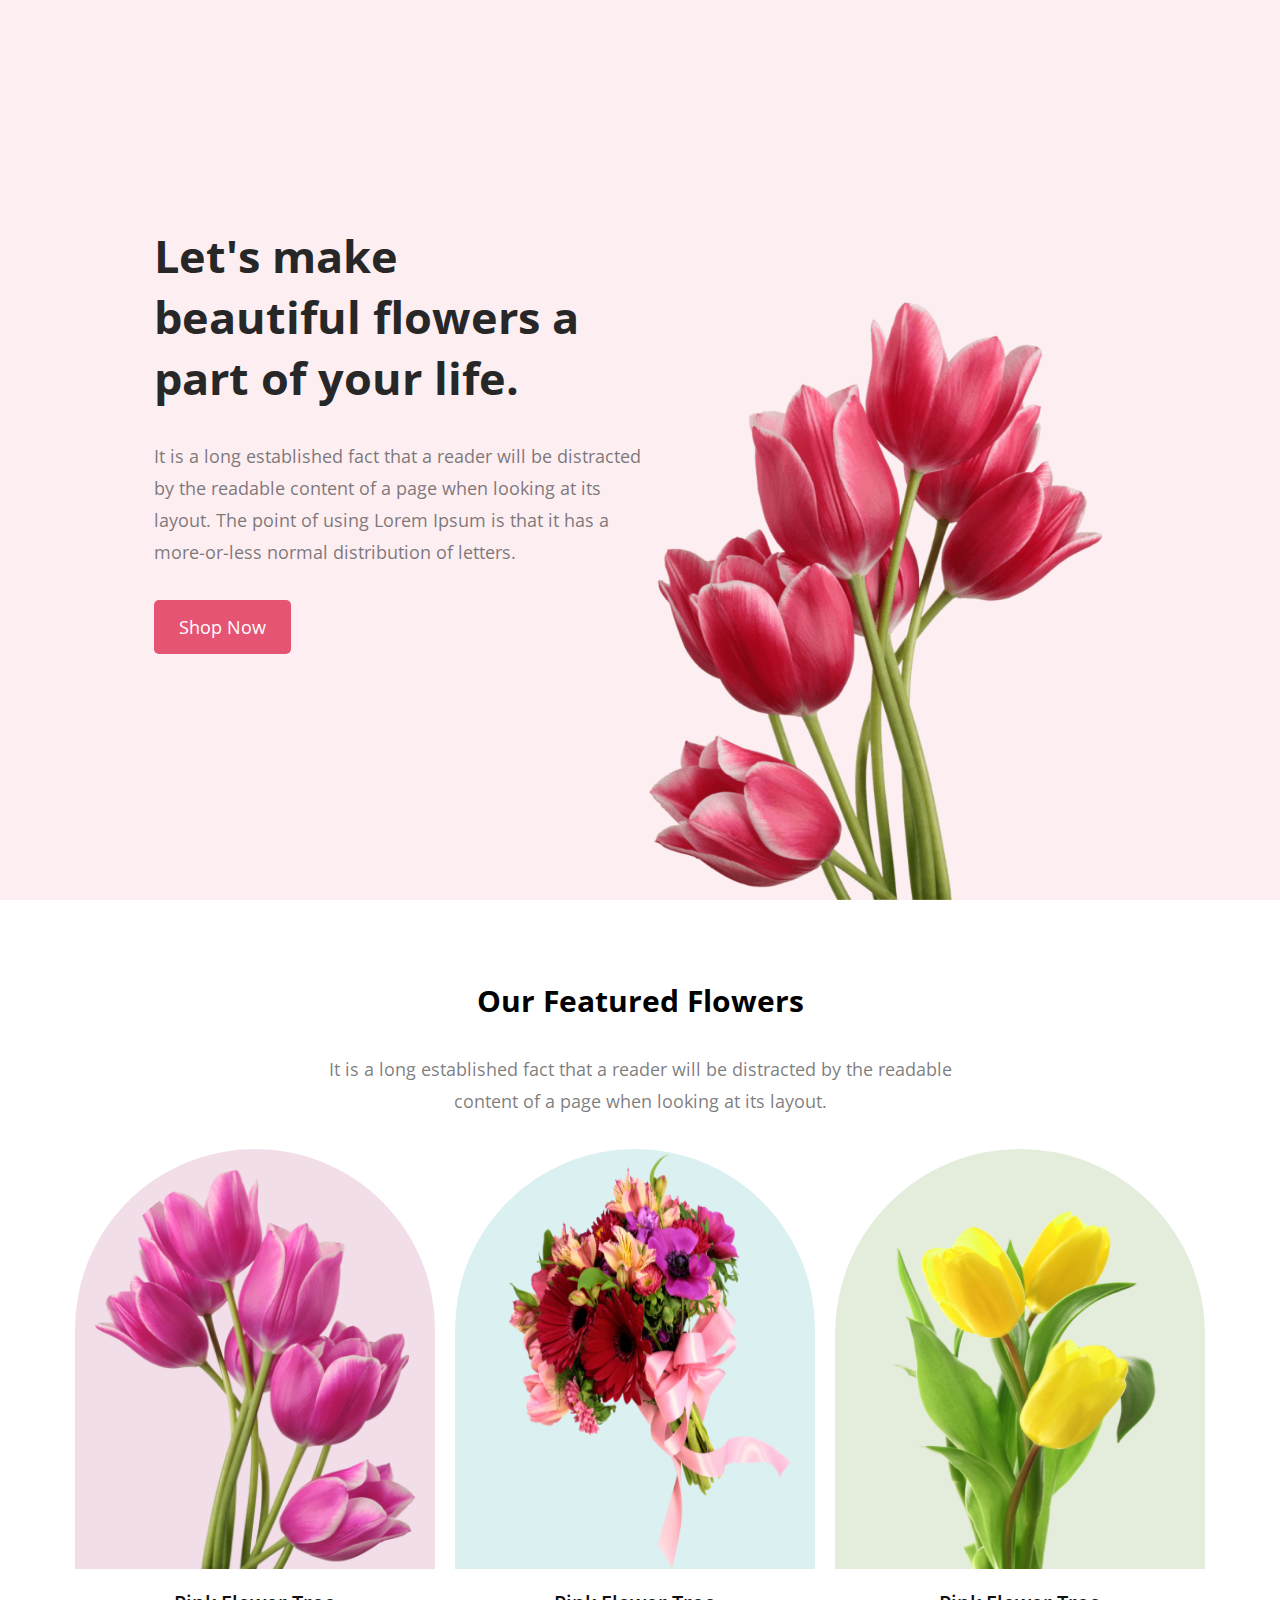
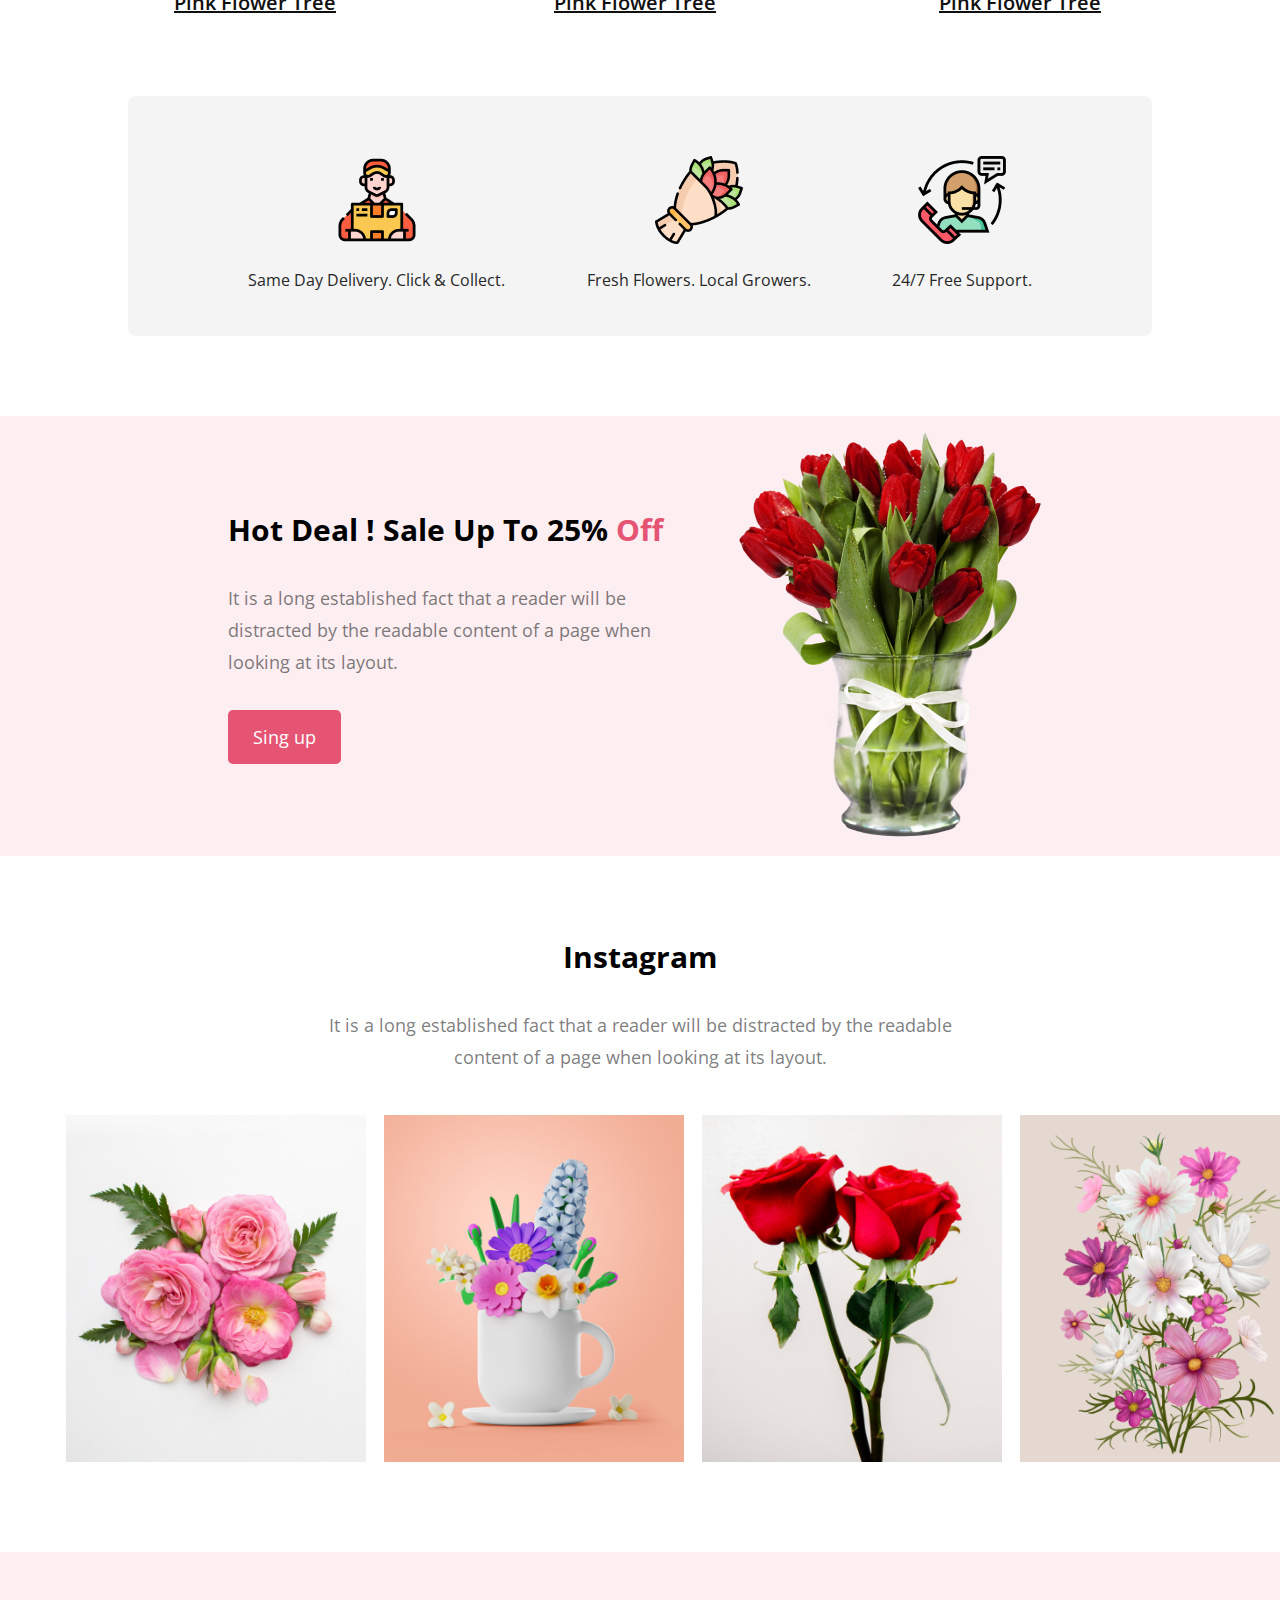
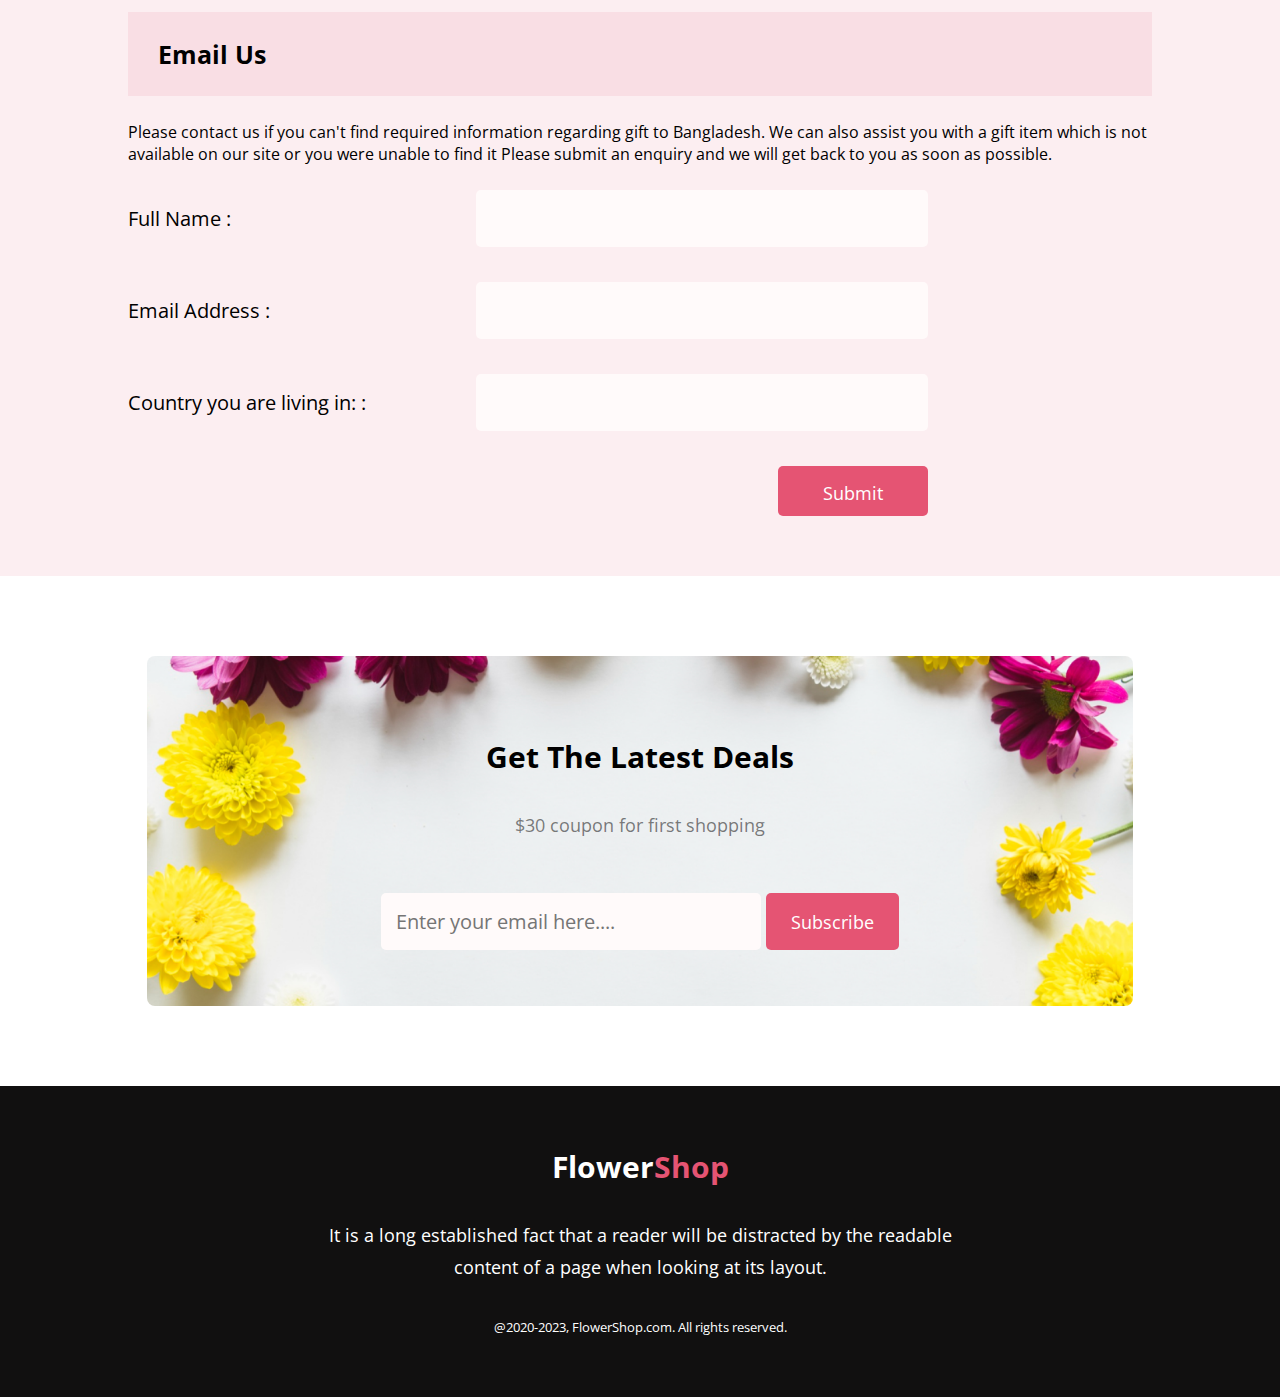
<file: index.html>
<!DOCTYPE html>
<html lang="en">

<head>
    <meta charset="UTF-8">
    <meta name="viewport" content="width=device-width, initial-scale=1.0">
    <title>flower shop</title>
    <!-------css link------->
    <link rel="stylesheet" href="style.css">
    <!----------google font--------->
    <link rel="preconnect" href="https://fonts.googleapis.com">
    <link rel="preconnect" href="https://fonts.gstatic.com" crossorigin>
    <link
        href="https://fonts.googleapis.com/css2?family=Lato:wght@400;700;900&family=Open+Sans:wght@400;500;700;800&family=Work+Sans:wght@400;500;600;700&display=swap"
        rel="stylesheet">
</head>

<body>
    <!-------------this is Header sectin------------->
    <header>
        <div class="banner">

            <div class="banner-title">
                  <h1>Let's make <br> beautiful flowers a <br> part of your life.</h1>
                  <p class="descrip">
                      It is a long established fact that a reader will be distracted by the readable content of a page
                      when looking at its layout. The point of using Lorem Ipsum is that it has a more-or-less normal
                      distribution of letters.
                  </p>
                  <button class="btn">Shop Now</button>
            </div>

            <img src="Flower Asset/pngwing 10.png" class="banner-img">

        </div>

    </header>
    <!----------------------main section------------->
    <main>
              <!------------feature section------------>
        <section class="feature">

            <div class="feature-bar">
                <h1 class="title">Our Featured Flowers</h1>
                <p class="descrip">
                    It is a long established fact that a reader will be distracted by the readable <br> content of a
                    page when looking at its layout.
                </p>
            </div>

            <div class="features">

                <div class="features-ancor">
                    <img src="Flower Asset/pngwing 6.png" class="features-item-one"> 
                    <a href="">Pink Flower Tree</a>
                </div>
                
                <div class="features-ancor">
                    <img src="Flower Asset/pngwing 5.png" class="features-item-tow">
                    <a href="">Pink Flower Tree</a>
                </div>

                <div class="features-ancor">
                    <img src="Flower Asset/pngwing 7.png" class="features-item-three">
                    <a href="">Pink Flower Tree</a>
                </div>
                 
              
            </div>
     
        </section>

    <!--------------rectungule bar----------------->

        <section class="rectungul-box">
            <div class="rectungule">

                <div class="sub-box">
                    <div>
                        <img src="Flower Asset/Group 57.png">
                        <p class="para">Same Day Delivery. Click & Collect.</p>
                    </div>
                    <div>
                        <img src="Flower Asset/Group 58.png">
                        <p class="para">Fresh Flowers. Local Growers.</p>
                    </div>
                    <div>
                        <img src="Flower Asset/Group 59.png">
                        <p class="para">24/7 Free Support.</p>
                    </div>
                </div>

            </div>

        </section>

 <!--------------------------hot item----------------------->

        <section class="hot">
            <div class="hot-deal">
                <div class="right-bar">
                    <h1 class="title">Hot Deal ! Sale Up To 25% <span class="praimery">Off</span> </h1>
                    <p class="descrip">
                        It is a long established fact that a reader will be distracted by the readable content of a page
                        when looking at its layout.
                    </p>
                    <button class="btn">Sing up</button>
                </div>
                <img src="Flower Asset/pngwing 8.png">
            </div>

        </section>

 <!----------------------instragram section--------------------------------->

        <section class="insta">
            <div class="instagram">
                <h1 class="title">Instagram</h1>
                <p class="descrip">
                    It is a long established fact that a reader will be distracted by the readable <br> content of a
                    page when looking at its layout.
                </p>
            </div>

            <div class="img-box">
                <img src="Flower Asset/Flower 01.png">
                <img src="Flower Asset//Rectangle 5.png">
                <img src="Flower Asset/Rectangle 6.png">
                <img src="Flower Asset/Rectangle 4.png">
            </div>

        </section>
<!------------------------------contact------------------------->

        <section class="contact">

            <div class="text-contact">

                  <div class="contact-dics">
                      <h1 class="contact-title">Email Us</h1>
                  </div>
                   
                   <p class="descript">
                       Please contact us if you can't find required information regarding gift to Bangladesh. We can also
                       assist you with a gift item which is not available on our site or you were unable to find it Please
                       submit an enquiry and we will get back to you as soon as possible.
                   </p>
       
                   <form>
       
                       <div class="input-dev">
                           <p>Full Name : </p>
                           <input type="text">
                       </div>

                       <div class="input-dev">
                           <p>Email Address : </p>
                           <input type="email">
                       </div>

                       <div class="input-dev">
                           <p>Country you are living in: : </p>
                           <input type="text"> 
                        </div>

                        <div class="submit-button">
                            <button type="submit" class="btn submit">Submit</button>
                        </div>

                   </form>
            </div>
        </section>

<!------------------------subscribe button box---------------------->

        <section class="subscribe">
            <div class="subs">
                <div class="latest">
                    <h1 class="title">Get The Latest Deals</h1>
                    <p class="descrip">
                        $30 coupon for first shopping
                    </p>
                </div>

                <div class="input-group">
                    <input type="email" placeholder="Enter your email here....">
                    <button class="btn" type="submit">Subscribe</button>
                </div>

            </div>


        </section>



    </main>
    <!-----------------------it's footer-------------->
    <footer>

        <div class="foot">
            <h2 class="title">
                Flower<span class="praimery">Shop</span></h2>

            <p class="descrip foot-desc">
                It is a long established fact that a reader will be distracted by the readable <br> content of a page
                when looking at its layout.
            </p>

            <small>@2020-2023, FlowerShop.com. All rights reserved. </small>
        </div>

    </footer>

</body>

</html>
</file>
<file: style.css>
*{
    margin:0;
    padding:0;
    font-family: 'Lato', sans-serif;
    font-family: 'Open Sans', sans-serif;
}

/*-----------header--------------*/
header{
    width:100vw;
    height: 100vh;
    background: rgba(229, 84, 115, 0.10);
    position: relative;
 }
.banner{
    display: flex;
    justify-content: space-between; 

}
.banner-title{
    width: 500px;
    position: absolute;
    left: 12%;
    top:25%;
}
.banner-title h1{
    font-size: 45px;
    font-weight: 700;
    color:#272727;
}
.descrip{
    font-size: 18px;
    color:#27272799;
    margin-top: 32px;
    margin-bottom:32px;
    line-height: 32px;
}
.btn{
    padding: 15px 25px;
    background-color: #E55473;
    border: none;
    border-radius: 5px;
    font-size: 18px;
    color:#Fff;
}
.banner-img{
    width:500px;
    height: 600px;
    position: absolute;
    bottom: 0;
    right: 12%;
  }
  

/*------------main section------------*/

.feature{
    margin-top: 80px;
}
.feature-bar{
    text-align: center;
}
.title{
    font-size: 30px;
    margin-bottom: 15px;
}

.features{
    width: 80%;
    display: flex; 
    justify-content: center;
    gap: 20px;
    margin:25px auto;
}

.features-item-one{
    border-radius: 300px 300px 0px 0px;
    background: rgba(167, 33, 98, 0.15);
    padding: 20px 20px 0 20px;
    width: 320px;
    height: 400px;
    margin-bottom: 20px;
}

.features-item-tow{
    border-radius: 300px 300px 0px 0px;
    background: rgba(5, 151, 160, 0.15);
    padding-left: 40px;
    width: 320px;
    height: 420px;
    margin-bottom: 20px;
}

.features-item-three{
    border-radius: 300px 300px 0px 0px;
    background: rgba(71, 125, 17, 0.15); 
    padding: 20px 25px 0 25px;
    width: 320px;
    height: 400px;
    margin-bottom: 20px;
}

.features-ancor{
    display: flex;
    flex-direction: column;
    text-align: center;

}
.features-ancor a{
    font-size: 20px;
    color:#111010;
    font-weight: 600;
}
/*---------------rectungule-box------------*/

.rectungul-box{
    margin-top: 80px;
}
.rectungule{
    border-radius: 8px;
    background: rgba(39, 39, 39, 0.05);
    width: 80%;
    margin:10px auto;
    
}
.sub-box{
    display: flex;
    justify-content: space-between;
    padding: 60px 120px 45px;
}
.sub-box div{
    text-align: center;
}
.para{
    margin-top: 20px;
    color:#272727;
}

/*---------------hot item-----------------*/
.hot{
    margin-top: 80px;
    background: rgba(229, 84, 115, 0.10);
}
.hot-deal{
    display: flex;
    justify-content: space-around;
    padding: 10px 200px;
    align-items: center;
}
.right-bar{
    width: 450px;

}
.praimery{
  color:#E55473;
}

/*----------------------instragram------------------*/
.insta{
 margin-top: 80px;
}
.instagram{
 text-align: center;
}
.img-box{
    width: 77%;
    display: flex;
    justify-content: center;
    text-align: center;
    padding: 10px 200px;
    gap:18px;
    margin: 0 auto;
}
.img-box img{
    width: 300px;
}

/*------------------contact----------------------*/
.contact{
    margin-top: 80px;
    background: rgba(229, 84, 115, 0.10);
}

.text-contact{
    width: 80%;
    margin: 0 auto;
    padding: 60px;
}
.contact-dics{
    background: rgba(229, 84, 115, 0.10);
    padding: 25px 10px;
    margin-bottom: 25px;
}
.contact-title{
   padding-left: 20px;
   font-size: 25px;
   
}
form{
    margin-top:25px;
    display: flex;
    flex-direction: column;
    gap:10px;
    width: 800px;
}

.input-dev p{
    font-size: 20px;
    font-weight: 500px;
}
input{
  background-color: #fffafa;
  padding: 15px 100px;
  font-size: 20px;
  color:#272727;
  border: none;
  border-radius: 5px;
}
.input-dev{
    display: flex;
    gap: 10px;
    align-items: center;
    justify-content: space-between;
    margin-bottom: 25px;
}
.submit{
    width: 150px;
    height: 50px;
}
.submit-button{
    display: flex;
    justify-content:flex-end;
}

/*---------------subscribe box---------------*/
.subscribe{
    margin-top: 80px;
}
.subs{
    width: 77%;
    height: 350px;
    background-image: url('./Flower Asset/Rectangle 9.png') ;
    background-repeat: no-repeat;
    background-position: center;
    background-size: cover;
    margin: 20px auto;
    border-radius: 8px;
}
.latest{
    padding:80px 20px 20px;
    text-align: center;
}
.input-group{
  display: flex;
  gap: 5px;
  justify-content: center;
}
.input-group input{
  background-color: #fffafa;
  width: 350px;
  padding: 15px 15px;
  font-size: 20px;
  color:#272727;
  border: none;
  border-radius: 5px;
}
.input-group ::placeholder{
    text-align: left;
}

/*------------footer-------------*/

footer{
    margin-top: 80px;
    background-color: #111010;
    color:#fff;
    padding: 60px 10px;
}
.foot-desc{
    color:#fff;
}
.foot{
    text-align: center;
}
</file>
